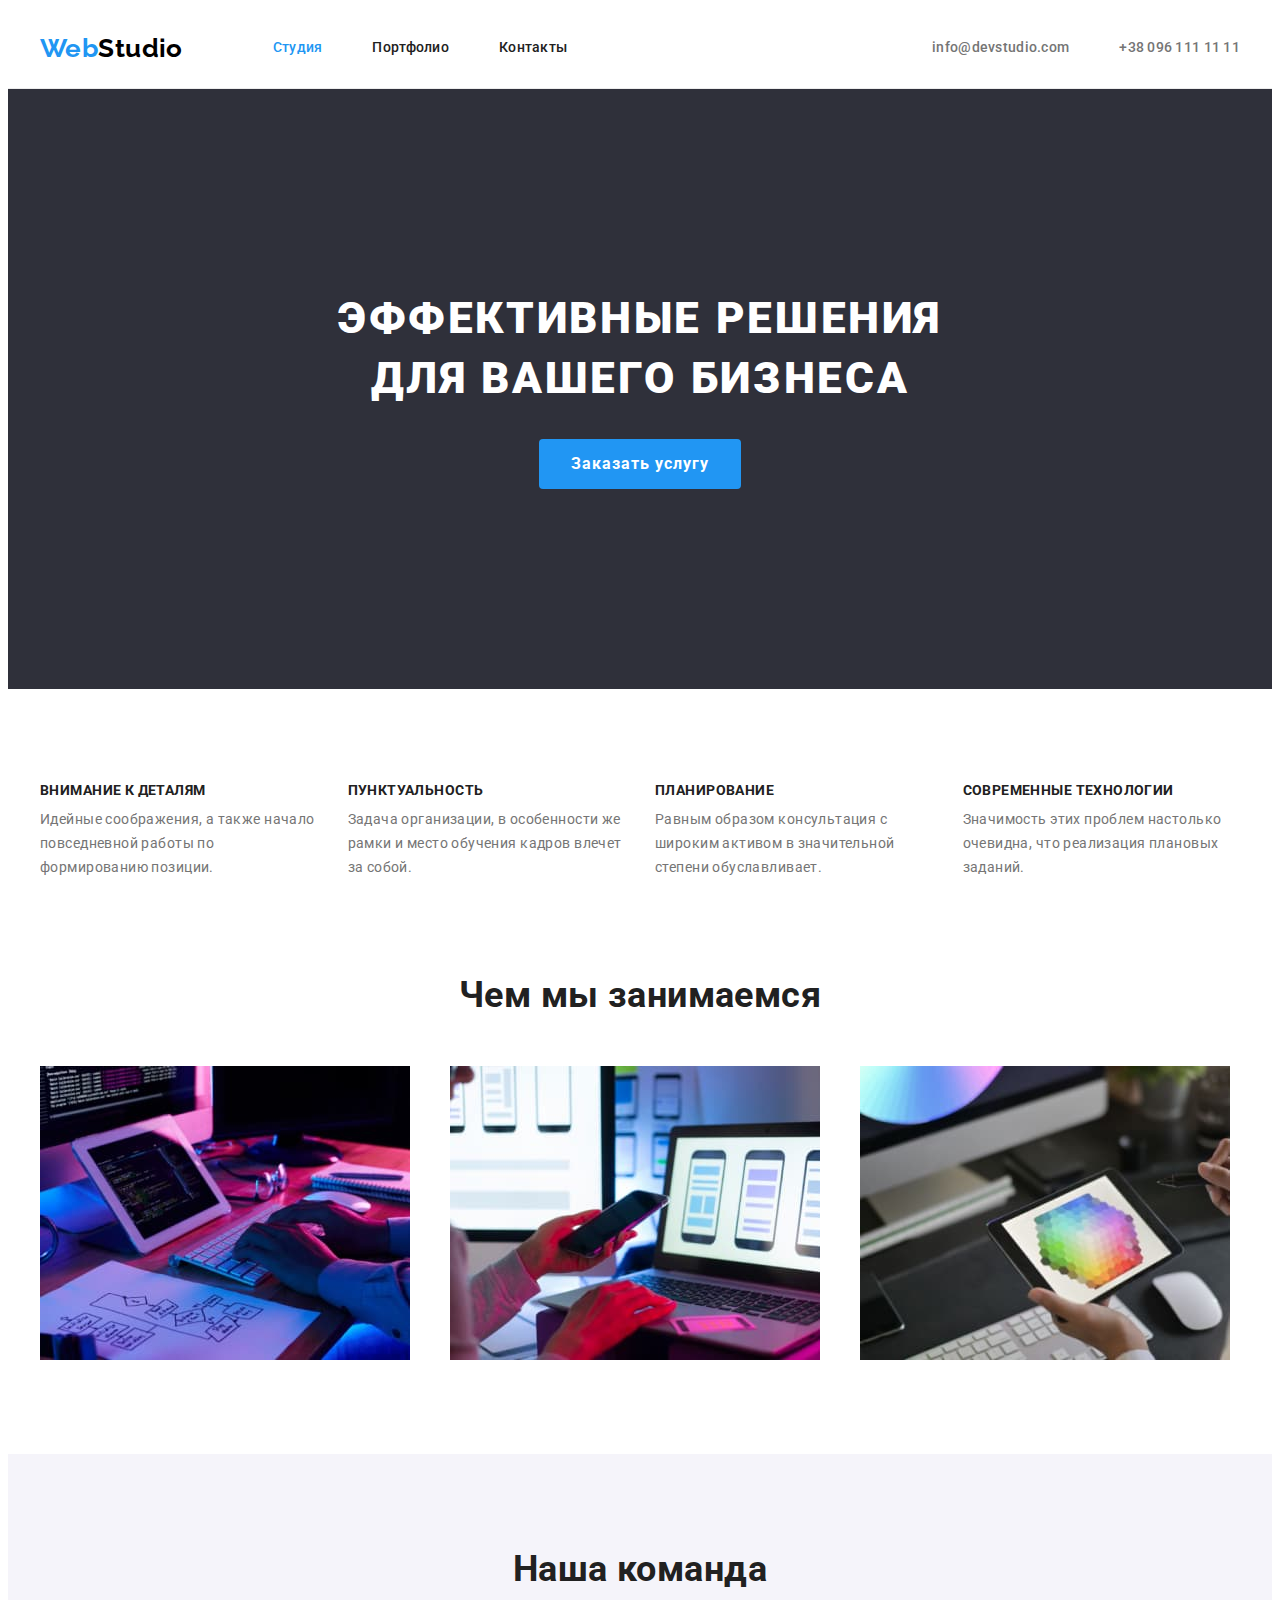
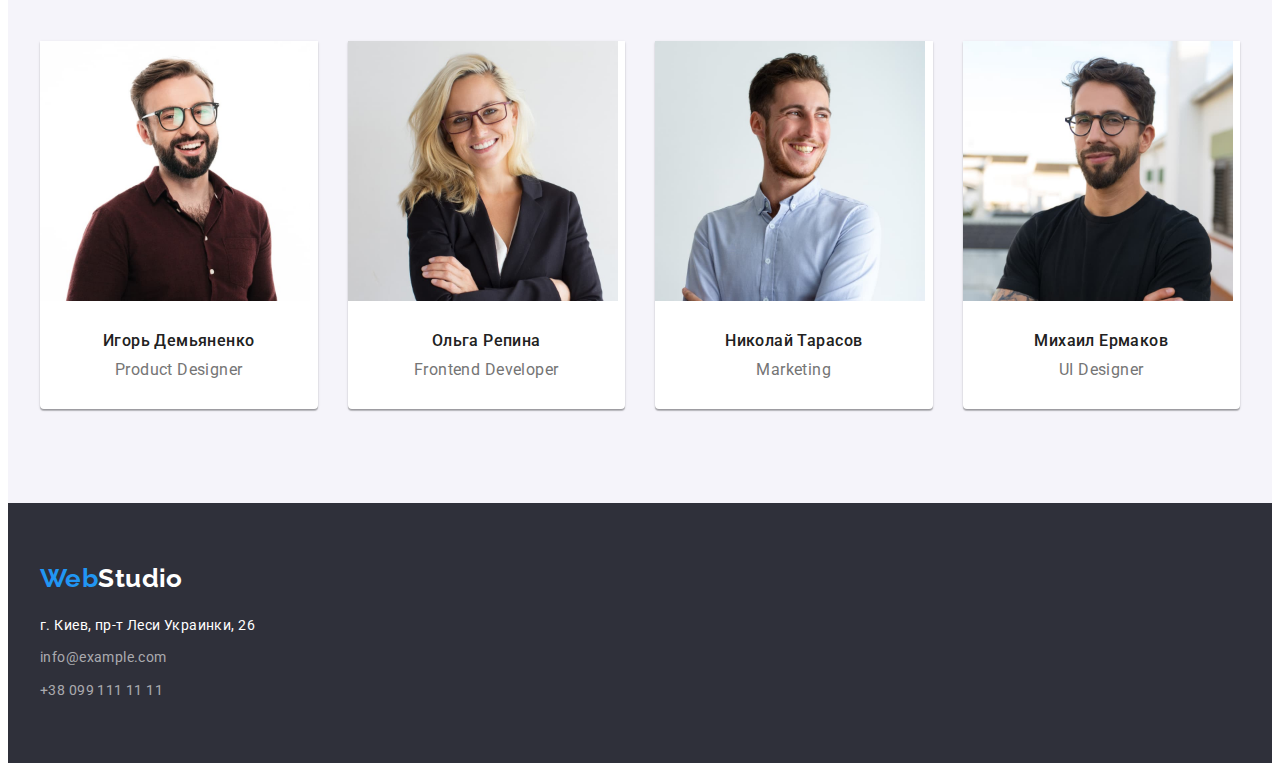
<file: index.html>
<!DOCTYPE html>
<html lang="ru">
  <head>
    <meta charset="UTF-8" />
    <meta http-equiv="X-UA-Compatible" content="IE=edge" />
    <meta name="viewport" content="width=device-width, initial-scale=1.0" />
    <title lang="en">WebStudio</title>
    <link rel="preconnect" href="https://fonts.gstatic.com" />
    <link
      href="https://fonts.googleapis.com/css2?family=Raleway:wght@700&family=Roboto:wght@400;500;700;900&display=swap"
      rel="stylesheet"
    />
    <link
      rel="stylesheet"
      href="https://cdnjs.cloudflare.com/ajax/libs/modern-normalize/1.1.0/modern-normalize.min.css"
      integrity="sha512-wpPYUAdjBVSE4KJnH1VR1HeZfpl1ub8YT/NKx4PuQ5NmX2tKuGu6U/JRp5y+Y8XG2tV+wKQpNHVUX03MfMFn9Q=="
      crossorigin="anonymous"
      referrerpolicy="no-referrer"
    />
    <link rel="stylesheet" href="./css/styles.css" />
  </head>
  <body>
    <!-- HEADER -->
    <header class="page-header">
      <div class="container header-flex">
        <a class="header-logo link logo-font" href="./index.html" lang="en"
          ><span class="accent">Web</span>Studio</a
        >

        <nav class="navigation">
          <ul class="menu list">
            <li class="menu-item">
              <a class="menu-link link current" href="./index.html">Студия</a>
            </li>
            <li class="menu-item">
              <a class="menu-link link title-color" href="./portfolio.html"
                >Портфолио</a
              >
            </li>
            <li class="menu-item">
              <a class="menu-link link title-color" href="#address">Контакты</a>
            </li>
          </ul>
        </nav>

        <ul class="header-contacts list">
          <li class="header-contacts-item">
            <a
              class="header-contacts-link link"
              href="mailto:info@devstudio.com"
              >info@devstudio.com</a
            >
          </li>
          <li class="header-contacts-item">
            <a class="header-contacts-link link" href="tel:+380961111111"
              >+38 096 111 11 11</a
            >
          </li>
        </ul>
      </div>
    </header>

    <main>
      <!-- HERO -->
      <section class="hero">
        <div class="container">
          <h1 class="hero-title">
            Эффективные решения<br />для вашего бизнеса
          </h1>
          <button class="modal-btn button" type="button">
            Заказать услугу
          </button>
        </div>
      </section>

      <!-- FEATURES -->
      <section class="features section">
        <div class="container">
          <h2 hidden>Преимущества WebStudio</h2>
          <ul class="features-list grid-wrapper list">
            <li class="features-item grid-item">
              <h3 class="features-title title-color">Внимание к деталям</h3>
              <p class="description">
                Идейные соображения, а также начало повседневной работы по
                формированию позиции.
              </p>
            </li>
            <li class="features-item grid-item">
              <h3 class="features-title title-color">Пунктуальность</h3>
              <p class="description">
                Задача организации, в особенности же рамки и место обучения
                кадров влечет за собой.
              </p>
            </li>
            <li class="features-item grid-item">
              <h3 class="features-title title-color">Планирование</h3>
              <p class="description">
                Равным образом консультация с широким активом в значительной
                степени обуславливает.
              </p>
            </li>
            <li class="features-item grid-item">
              <h3 class="features-title title-color">Современные технологии</h3>
              <p class="description">
                Значимость этих проблем настолько очевидна, что реализация
                плановых заданий.
              </p>
            </li>
          </ul>
        </div>
      </section>

      <!-- WORK -->
      <section class="work section no-padding">
        <div class="container">
          <h2 class="section-title title-color">Чем мы занимаемся</h2>
          <ul class="work-list grid-wrapper list">
            <li class="work-list-item grid-item">
              <img
                class="work-pic"
                src="./images/services/service_1.jpg"
                alt="разработчик пишет код"
                width="370"
                height="294"
              />
            </li>
            <li class="work-list-item grid-item">
              <img
                class="work-pic"
                src="./images/services/service_2.jpg"
                alt="разработчик оптимизирует сайт для мобильных устройств"
                width="370"
                height="294"
              />
            </li>
            <li class="work-list-item grid-item">
              <img
                class="work-pic"
                src="./images/services/service_3.jpg"
                alt="разработчик подбирает цветовую схему для сайта"
                width="370"
                height="294"
              />
            </li>
          </ul>
        </div>
      </section>

      <!-- TEAM -->
      <section class="team-members section">
        <div class="container">
          <h2 class="section-title title-color">Наша команда</h2>
          <ul class="member-list grid-wrapper list">
            <li class="member-item grid-item">
              <img
                class="member-photo"
                src="./images/team/igor.jpg"
                alt="Игорь Демьяненко"
                width="270"
                height="260"
              />
              <h3 class="member-name title-color">Игорь Демьяненко</h3>
              <p class="member-post" lang="en">Product Designer</p>
            </li>
            <li class="member-item grid-item">
              <img
                class="member-photo"
                src="./images/team/olga.jpg"
                alt="Ольга Репина"
                width="270"
                height="260"
              />
              <h3 class="member-name title-color">Ольга Репина</h3>
              <p class="member-post" lang="en">Frontend Developer</p>
            </li>
            <li class="member-item grid-item">
              <img
                class="member-photo"
                src="./images/team/nikolay.jpg"
                alt="Николай Тарасов"
                width="270"
                height="260"
              />
              <h3 class="member-name title-color">Николай Тарасов</h3>
              <p class="member-post" lang="en">Marketing</p>
            </li>
            <li class="member-item grid-item">
              <img
                class="member-photo"
                src="./images/team/mihail.jpg"
                alt="Михаил Ермаков"
                width="270"
                height="260"
              />
              <h3 class="member-name title-color">Михаил Ермаков</h3>
              <p class="member-post" lang="en">UI Designer</p>
            </li>
          </ul>
        </div>
      </section>
    </main>

    <!-- FOOTER -->
    <footer class="page-footer">
      <div class="container">
        <a class="footer-logo link logo-font" href="./index.html" lang="en"
          ><span class="accent">Web</span>Studio</a
        >
        <address id="address">
          <ul class="footer-contacts-list list">
            <li class="footer-contacts-item">
              <a
                class="footer-address link"
                href="https://goo.gl/maps/RkWzNdz5SB7apyNCA"
                target="_blank"
                rel="noopener noreferrer"
                >г. Киев, пр-т Леси Украинки, 26</a
              >
            </li>
            <li class="footer-contacts-item">
              <a
                class="footer-contacts-link link"
                href="mailto:info@example.com"
                >info@example.com</a
              >
            </li>
            <li class="footer-contacts-item">
              <a class="footer-contacts-link link" href="tel:+380991111111"
                >+38 099 111 11 11</a
              >
            </li>
          </ul>
        </address>
      </div>
    </footer>
  </body>
</html>
</file>
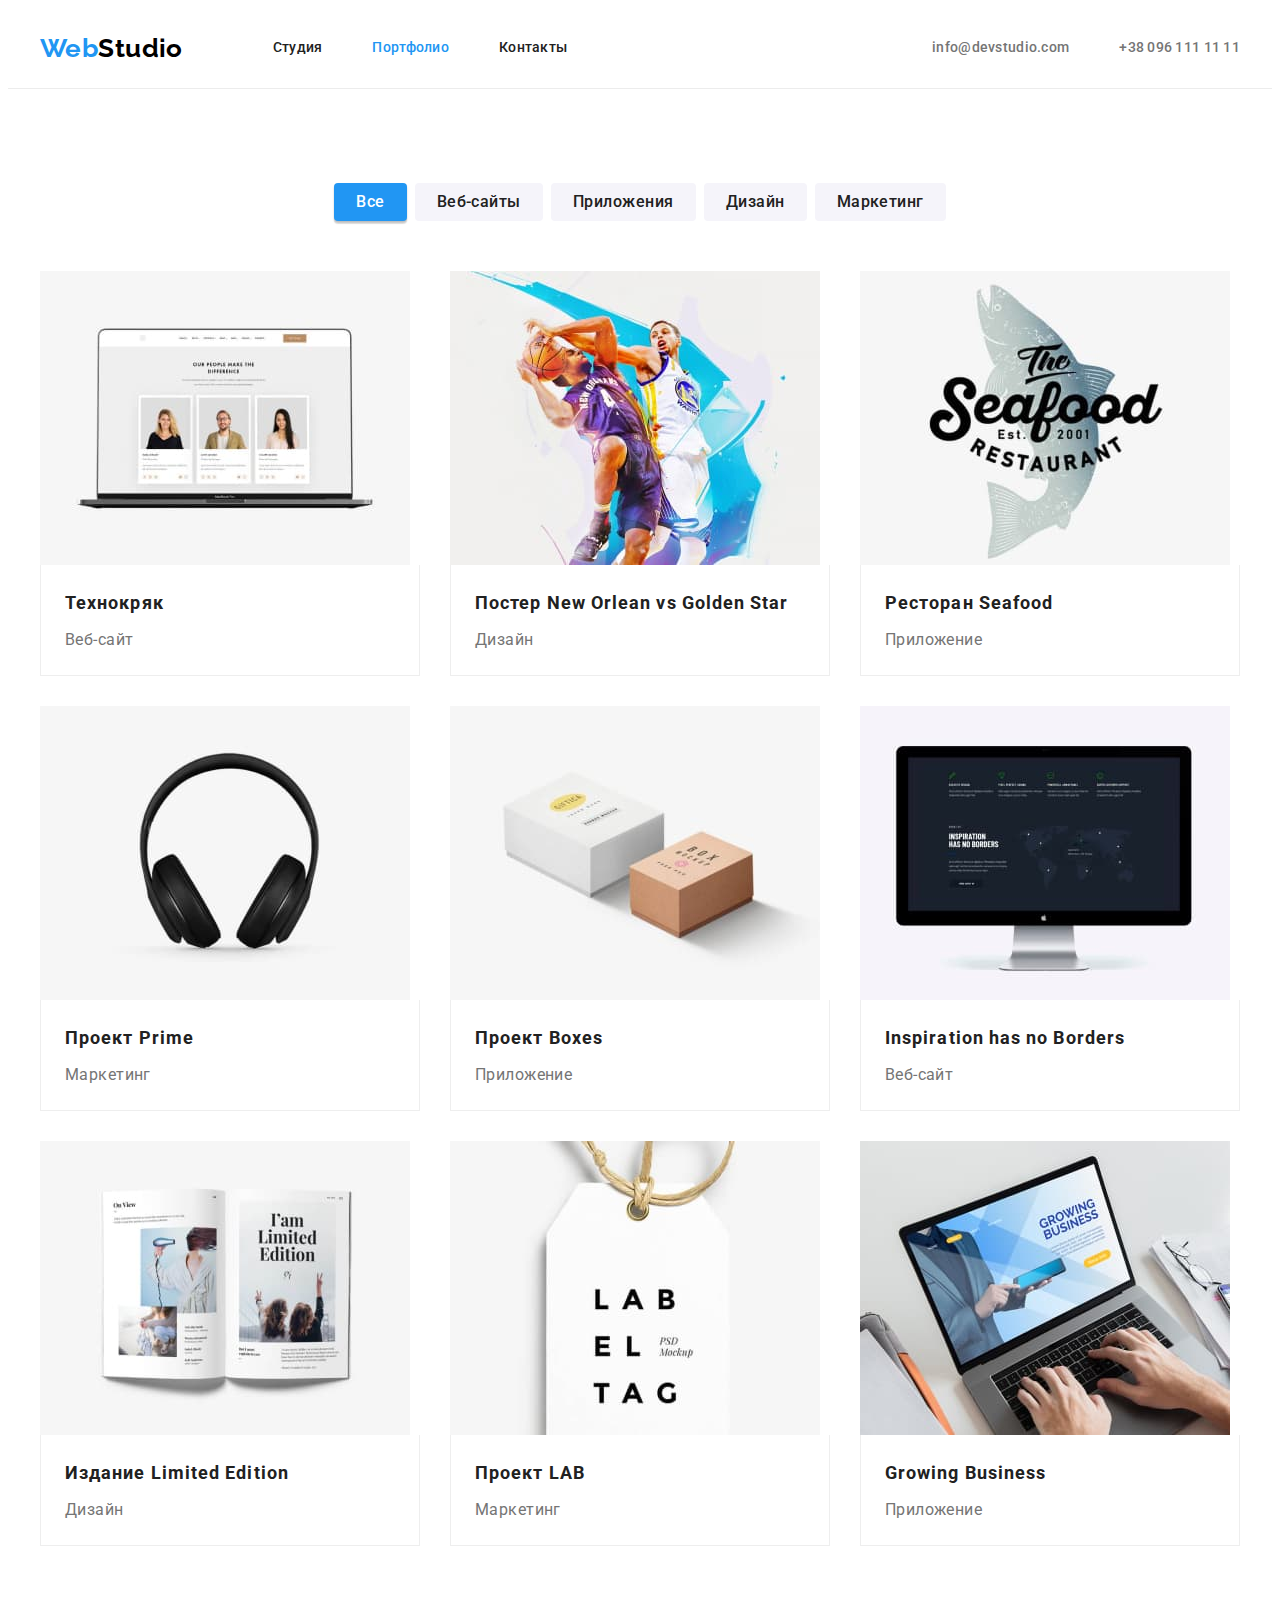
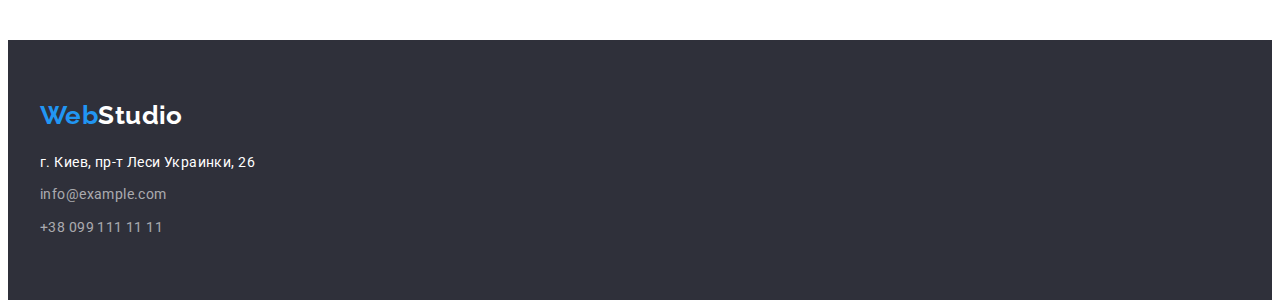
<file: portfolio.html>
<!DOCTYPE html>
<html lang="ru">
  <head>
    <meta charset="UTF-8" />
    <meta http-equiv="X-UA-Compatible" content="IE=edge" />
    <meta name="viewport" content="width=device-width, initial-scale=1.0" />
    <title>WebStudio</title>
    <link rel="preconnect" href="https://fonts.gstatic.com" />
    <link
      href="https://fonts.googleapis.com/css2?family=Raleway:wght@700&family=Roboto:wght@400;500;700;900&display=swap"
      rel="stylesheet"
    />
    <link
      rel="stylesheet"
      href="https://cdnjs.cloudflare.com/ajax/libs/modern-normalize/1.1.0/modern-normalize.min.css"
      integrity="sha512-wpPYUAdjBVSE4KJnH1VR1HeZfpl1ub8YT/NKx4PuQ5NmX2tKuGu6U/JRp5y+Y8XG2tV+wKQpNHVUX03MfMFn9Q=="
      crossorigin="anonymous"
      referrerpolicy="no-referrer"
    />
    <link rel="stylesheet" href="./css/styles.css" />
  </head>
  <body>
    <!-- HEADER -->
    <header class="page-header">
      <div class="container header-flex">
        <a class="header-logo link logo-font" href="./index.html" lang="en"
          ><span class="accent">Web</span>Studio</a
        >

        <nav class="navigation">
          <ul class="menu list">
            <li class="menu-item">
              <a class="menu-link link title-color" href="./index.html"
                >Студия</a
              >
            </li>
            <li class="menu-item">
              <a class="menu-link link current" href="./portfolio.html"
                >Портфолио</a
              >
            </li>
            <li class="menu-item">
              <a class="menu-link link title-color" href="#address">Контакты</a>
            </li>
          </ul>
        </nav>

        <ul class="header-contacts list">
          <li class="header-contacts-item">
            <a
              class="header-contacts-link link"
              href="mailto:info@devstudio.com"
              >info@devstudio.com</a
            >
          </li>
          <li class="header-contacts-item">
            <a class="header-contacts-link link" href="tel:+380961111111"
              >+38 096 111 11 11</a
            >
          </li>
        </ul>
      </div>
    </header>

    <!-- Уникальный контент -->
    <main>
      <section class="gallery section">
        <div class="container">
          <h1 hidden>Портфолио</h1>
          <ul class="gallery-btn-list list">
            <li class="gallery-btn-item">
              <button
                class="gallery-btn button title-color current-btn"
                type="button"
              >
                Все
              </button>
            </li>
            <li class="gallery-btn-item">
              <button class="gallery-btn button title-color" type="button">
                Веб-сайты
              </button>
            </li>
            <li class="gallery-btn-item">
              <button class="gallery-btn button title-color" type="button">
                Приложения
              </button>
            </li>
            <li class="gallery-btn-item">
              <button class="gallery-btn button title-color" type="button">
                Дизайн
              </button>
            </li>
            <li class="gallery-btn-item">
              <button class="gallery-btn button title-color" type="button">
                Маркетинг
              </button>
            </li>
          </ul>

          <ul class="gallery-list grid-wrapper list">
            <li class="gallery-item grid-item">
              <a class="gallery-link link" href="">
                <img
                  class="gallery-img"
                  src="./images/portfolio/tehnokriak.jpg"
                  alt="веб-сайт Технокряк"
                  width="370"
                  height="294"
                />
                <div class="gallery-desc-wrapper">
                  <h2 class="gallery-img-title title-color">Технокряк</h2>
                  <p class="desc">Веб-сайт</p>
                </div>
              </a>
            </li>
            <li class="gallery-item grid-item">
              <a class="gallery-link link" href="">
                <img
                  class="gallery-img"
                  src="./images/portfolio/new-orlean.jpg"
                  alt="постер New Orlean vs Golden Star"
                  width="370"
                  height="294"
                />
                <div class="gallery-desc-wrapper">
                  <h2 class="gallery-img-title title-color">
                    Постер <span lang="en">New Orlean vs Golden Star</span>
                  </h2>
                  <p class="desc">Дизайн</p>
                </div>
              </a>
            </li>
            <li class="gallery-item grid-item">
              <a class="gallery-link link" href="">
                <img
                  class="gallery-img"
                  src="./images/portfolio/seafood.jpg"
                  alt="эмблема ресторана Seafood"
                  width="370"
                  height="294"
                />
                <div class="gallery-desc-wrapper">
                  <h2 class="gallery-img-title title-color">
                    Ресторан <span lang="en">Seafood</span>
                  </h2>
                  <p class="desc">Приложение</p>
                </div>
              </a>
            </li>
            <li class="gallery-item grid-item">
              <a class="gallery-link link" href="">
                <img
                  class="gallery-img"
                  src="./images/portfolio/prime.jpg"
                  alt="наушники"
                  width="370"
                  height="294"
                />
                <div class="gallery-desc-wrapper">
                  <h2 class="gallery-img-title title-color">
                    Проект <span lang="en">Prime</span>
                  </h2>
                  <p class="desc">Маркетинг</p>
                </div>
              </a>
            </li>
            <li class="gallery-item grid-item">
              <a class="gallery-link link" href="">
                <img
                  class="gallery-img"
                  src="./images/portfolio/boxes.jpg"
                  alt="две коробки"
                  width="370"
                  height="294"
                />
                <div class="gallery-desc-wrapper">
                  <h2 class="gallery-img-title title-color">
                    Проект <span lang="en">Boxes</span>
                  </h2>
                  <p class="desc">Приложение</p>
                </div>
              </a>
            </li>
            <li class="gallery-item grid-item">
              <a class="gallery-link link" href="">
                <img
                  class="gallery-img"
                  src="./images/portfolio/inspiration.jpg"
                  alt="веб-сайт Inspiration has no Borders"
                  width="370"
                  height="294"
                />
                <div class="gallery-desc-wrapper">
                  <h2 class="gallery-img-title title-color" lang="en">
                    Inspiration has no Borders
                  </h2>
                  <p class="desc">Веб-сайт</p>
                </div>
              </a>
            </li>
            <li class="gallery-item grid-item">
              <a class="gallery-link link" href="">
                <img
                  class="gallery-img"
                  src="./images/portfolio/limited-edition.jpg"
                  alt="разворот издания Limited Edition"
                  width="370"
                  height="294"
                />
                <div class="gallery-desc-wrapper">
                  <h2 class="gallery-img-title title-color">
                    Издание <span lang="en">Limited Edition</span>
                  </h2>
                  <p class="desc">Дизайн</p>
                </div>
              </a>
            </li>
            <li class="gallery-item grid-item">
              <a class="gallery-link link" href="">
                <img
                  class="gallery-img"
                  src="./images/portfolio/lab.jpg"
                  alt="этикетка Lab El Tag"
                  width="370"
                  height="294"
                />
                <div class="gallery-desc-wrapper">
                  <h2 class="gallery-img-title title-color">
                    Проект <span lang="en">LAB</span>
                  </h2>
                  <p class="desc">Маркетинг</p>
                </div>
              </a>
            </li>
            <li class="gallery-item grid-item">
              <a class="gallery-link link" href="">
                <img
                  class="gallery-img"
                  src="./images/portfolio/growing-business.jpg"
                  alt="ноутбук с приложением Growing Business"
                  width="370"
                  height="294"
                />
                <div class="gallery-desc-wrapper">
                  <h2 class="gallery-img-title title-color" lang="en">
                    Growing Business
                  </h2>
                  <p class="desc">Приложение</p>
                </div>
              </a>
            </li>
          </ul>
        </div>
      </section>
    </main>

    <!-- FOOTER -->
    <footer class="page-footer">
      <div class="container">
        <a class="footer-logo link logo-font" href="./index.html" lang="en"
          ><span class="accent">Web</span>Studio</a
        >
        <address id="address">
          <ul class="footer-contacts-list list">
            <li class="footer-contacts-item">
              <a
                class="footer-address link"
                href="https://goo.gl/maps/RkWzNdz5SB7apyNCA"
                target="_blank"
                rel="noopener noreferrer"
                >г. Киев, пр-т Леси Украинки, 26</a
              >
            </li>
            <li class="footer-contacts-item">
              <a
                class="footer-contacts-link link"
                href="mailto:info@example.com"
                >info@example.com</a
              >
            </li>
            <li class="footer-contacts-item">
              <a class="footer-contacts-link link" href="tel:+380991111111"
                >+38 099 111 11 11</a
              >
            </li>
          </ul>
        </address>
      </div>
    </footer>
  </body>
</html>
</file>
<file: css/styles.css>
:root {
  --text-color: #757575;
  --secondary-text-color: #ffffff;
  --title-color: #212121;
  --light-bg-color: #f5f4fa;
  --dark-bg-color: #2f303a;
  --accent-color: #2196f3;
  --logo-color: #000000;
  --button-hover-color: #188ce8;
  --border-color: #ececec;
  --card-border-color: #eeeeee;
  --main-font: "Roboto", sans-serif;
  --secondary-font: "Raleway", sans-serif;
}

body {
  color: var(--text-color);
  font-family: var(--main-font);
  font-size: 14px;
  line-height: 1.71;
  letter-spacing: 0.03em;
}

/* ========== Components ============*/
h1,
h2,
h3,
h4,
h5,
h6,
p {
  margin-top: 0;
  margin-bottom: 0;
}

.container {
  margin-left: auto;
  margin-right: auto;
  width: 1200px;
  padding-left: 15px;
  padding-right: 15px;
}

.list {
  padding: 0;
  margin: 0;
  list-style: none;
}

.link {
  text-decoration: none;
}

.button {
  display: inline-block;
  border: none;
  border-radius: 4px;

  cursor: pointer;
}

/* ========== SECTION ========== */
.section {
  padding-top: 94px;
  padding-bottom: 94px;
}

.section.no-padding {
  padding-top: 0px;
}

.section-title {
  margin-bottom: 50px;

  font-weight: 700;
  font-size: 36px;
  line-height: 1.17;
  text-align: center;
}

.title-color {
  color: var(--title-color);
}

/* ========== FLEXBOX GRIDS ========== */
.grid-wrapper {
  display: flex;
  flex-wrap: wrap;
  margin-left: -30px;
  margin-top: -30px;
}

.grid-item {
  margin-left: 30px;
  margin-top: 30px;
}

/* ========== HEADER ========== */
.page-header {
  border-bottom: 1px solid var(--border-color);
}

.header-flex {
  display: flex;
  align-items: center;
  flex-wrap: wrap;
}

.header-logo {
  color: var(--logo-color);
}

.logo-font {
  font-family: var(--secondary-font);
  font-weight: 700;
  font-size: 26px;
  line-height: 1.19;
}

.navigation {
  margin-left: 90px;
}

.menu,
.header-contacts {
  display: flex;
  flex-wrap: wrap;

  font-weight: 500;
  line-height: 1.14;
  letter-spacing: 0.02em;
}

.header-contacts {
  margin-left: auto;
}

.menu-link,
.header-contacts-link {
  display: block;
  padding: 32px 0px;
}

.header-contacts-item:not(:first-child),
.menu-item:not(:first-child) {
  margin-left: 50px;
}

.accent,
.current,
.menu-link:hover,
.menu-link:focus,
.header-contacts-link:hover,
.header-contacts-link:focus {
  color: var(--accent-color);
}

.header-contacts-link {
  color: inherit;
}

/* ========== FOOTER ==========*/
.page-footer {
  padding-top: 60px;
  padding-bottom: 60px;
  background-color: var(--dark-bg-color);
}

.footer-logo {
  display: inline-block;
  margin-bottom: 20px;
}

.footer-logo,
.footer-address {
  color: var(--secondary-text-color);
}

.footer-contacts-list {
  font-style: normal;
}

.footer-contacts-item:not(:last-child) {
  margin-bottom: 9px;
}

.footer-contacts-link {
  color: rgba(255, 255, 255, 0.6);
}

.footer-address:focus,
.footer-address:hover,
.footer-contacts-link:hover,
.footer-contacts-link:focus {
  color: var(--accent-color);
}

/* ========== HERO ========== */
.hero {
  padding-top: 200px;
  padding-bottom: 200px;

  background-color: var(--dark-bg-color);
  text-align: center;
}

.hero-title {
  margin-bottom: 30px;

  color: var(--secondary-text-color);
  font-weight: 900;
  font-size: 44px;
  line-height: 1.36;
  text-align: center;
  letter-spacing: 0.06em;
  text-transform: uppercase;
}

.modal-btn {
  padding: 10px 32px;

  background-color: var(--accent-color);
  color: var(--secondary-text-color);
  font-family: var(--main-font);
  font-weight: 700;
  font-size: 16px;
  line-height: 1.87;
  letter-spacing: 0.06em;
}

.modal-btn:hover,
.modal-btn:focus {
  background-color: var(--button-hover-color);
}

/* ========== FEATURES ========== */
.features-item {
  flex-basis: calc((100% - 120px) / 4);
}

.features-title {
  margin-bottom: 10px;

  font-size: 14px;
  line-height: 1.14;
  text-transform: uppercase;
}

/* ========== WORK ========== */
.work-list-item {
  flex-basis: calc((100% - 90px) / 3);
}

.work-pic {
  display: block;
}

/* ========== TEAM ========== */
.team-members {
  background-color: var(--light-bg-color);
}

.member-item {
  padding-bottom: 30px;
  flex-basis: calc((100% - 120px) / 4);

  background-color: var(--secondary-text-color);
  box-shadow: 0px 1px 3px rgba(0, 0, 0, 0.12), 0px 1px 1px rgba(0, 0, 0, 0.14),
    0px 2px 1px rgba(0, 0, 0, 0.2);
  border-radius: 0px 0px 4px 4px;
}

.member-photo {
  display: block;
  margin-bottom: 30px;
}

.member-name,
.member-post {
  font-size: 16px;
  line-height: 1.19;
  text-align: center;
}

.member-name {
  margin-bottom: 10px;

  font-weight: 500;
}

/* ========== PORTFOLIO ==========*/
.gallery-btn-list {
  display: flex;
  justify-content: center;
  margin-bottom: 50px;
}

.gallery-btn-item:not(:first-child) {
  margin-left: 8px;
}

.gallery-btn {
  padding: 6px 22px;

  background-color: var(--light-bg-color);
  font-family: var(--main-font);
  font-weight: 500;
  font-size: 16px;
  line-height: 1.62;
  letter-spacing: 0.03em;
  border-radius: 4px;
}

.current-btn,
.gallery-btn:focus,
.gallery-btn:hover {
  background-color: var(--accent-color);
  color: var(--secondary-text-color);
  box-shadow: 0px 3px 1px rgba(0, 0, 0, 0.1), 0px 1px 2px rgba(0, 0, 0, 0.08),
    0px 2px 2px rgba(0, 0, 0, 0.12);
  border-radius: 4px;
}

.gallery-item {
  flex-basis: calc((100% - 90px) / 3);
  background-color: var(--secondary-text-color);
}

.gallery-img {
  display: block;
}

.gallery-desc-wrapper {
  padding: 20px 24px;
  border: 1px solid var(--card-border-color);
  border-top: none;
}

.gallery-img-title {
  margin-bottom: 4px;
  font-size: 18px;
  line-height: 2;
  letter-spacing: 0.06em;
}

.desc {
  color: var(--text-color);
  font-size: 16px;
  line-height: 1.87;
}
</file>
